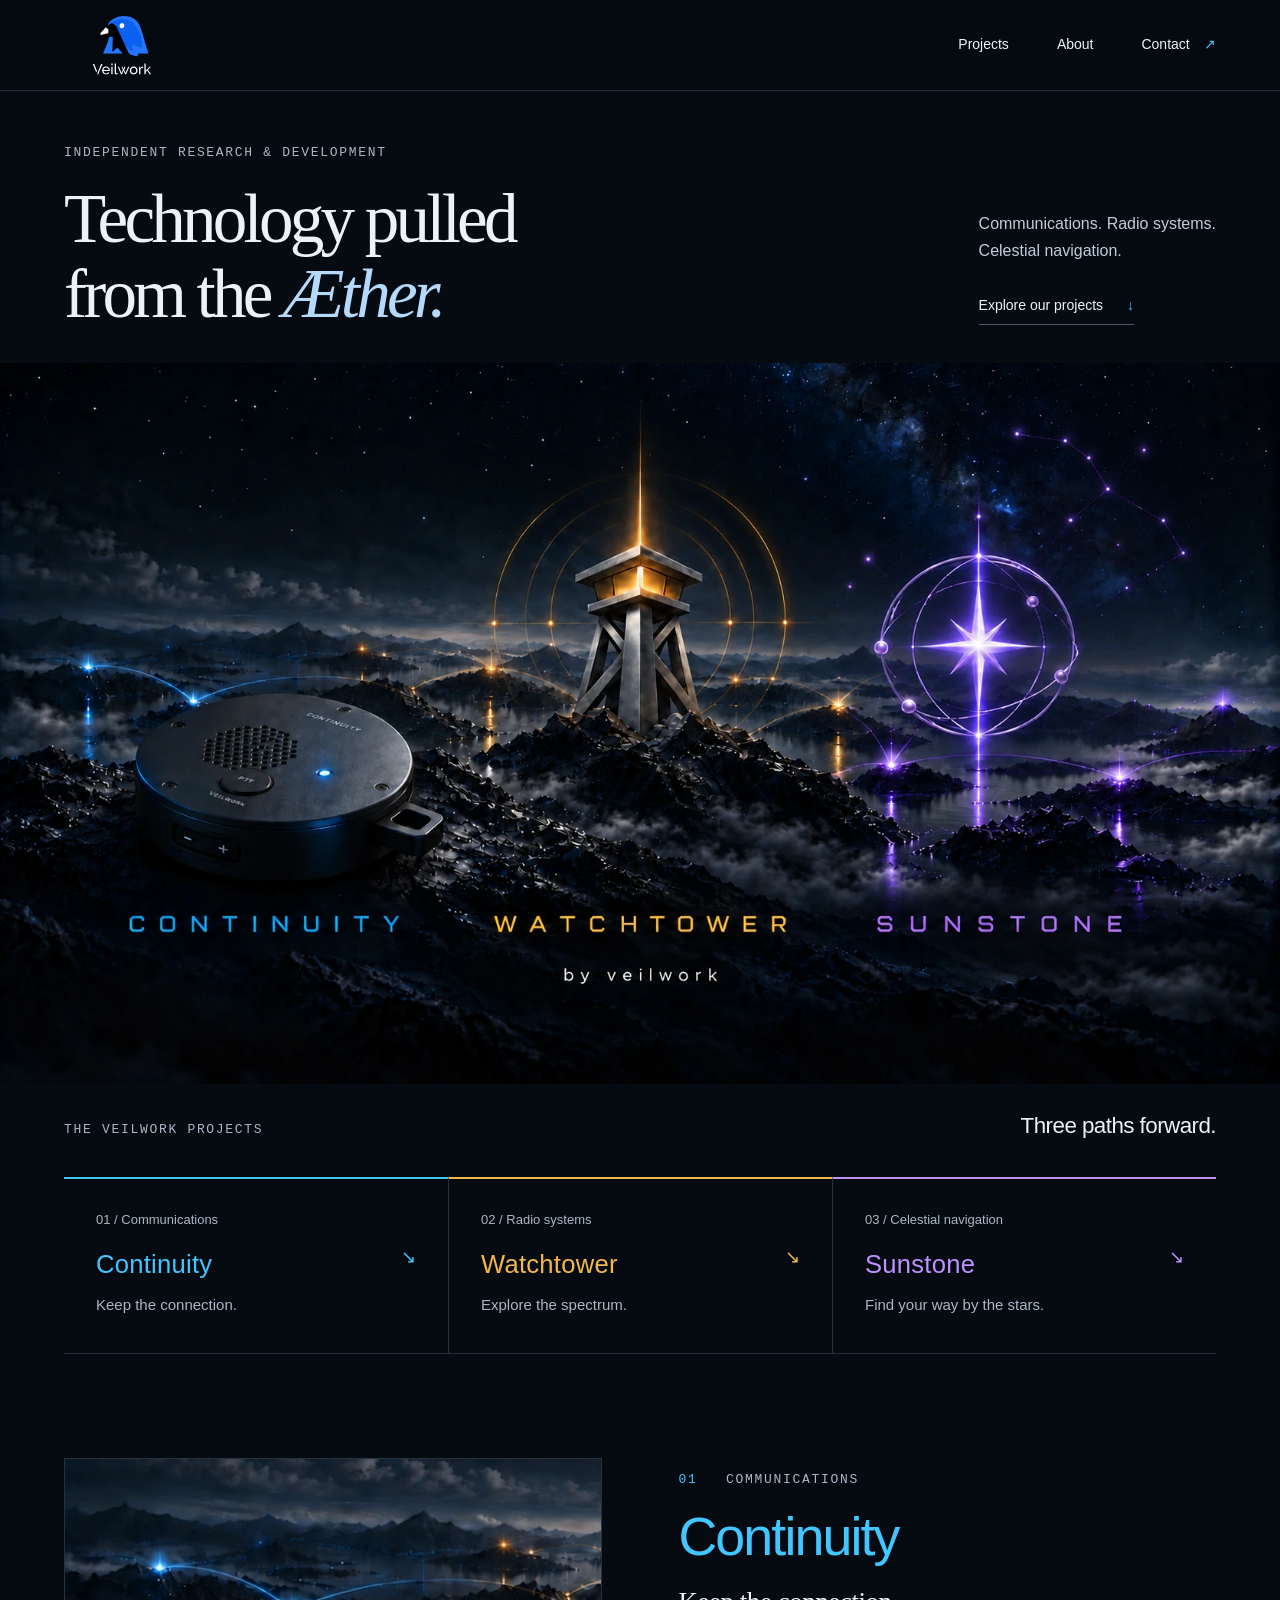
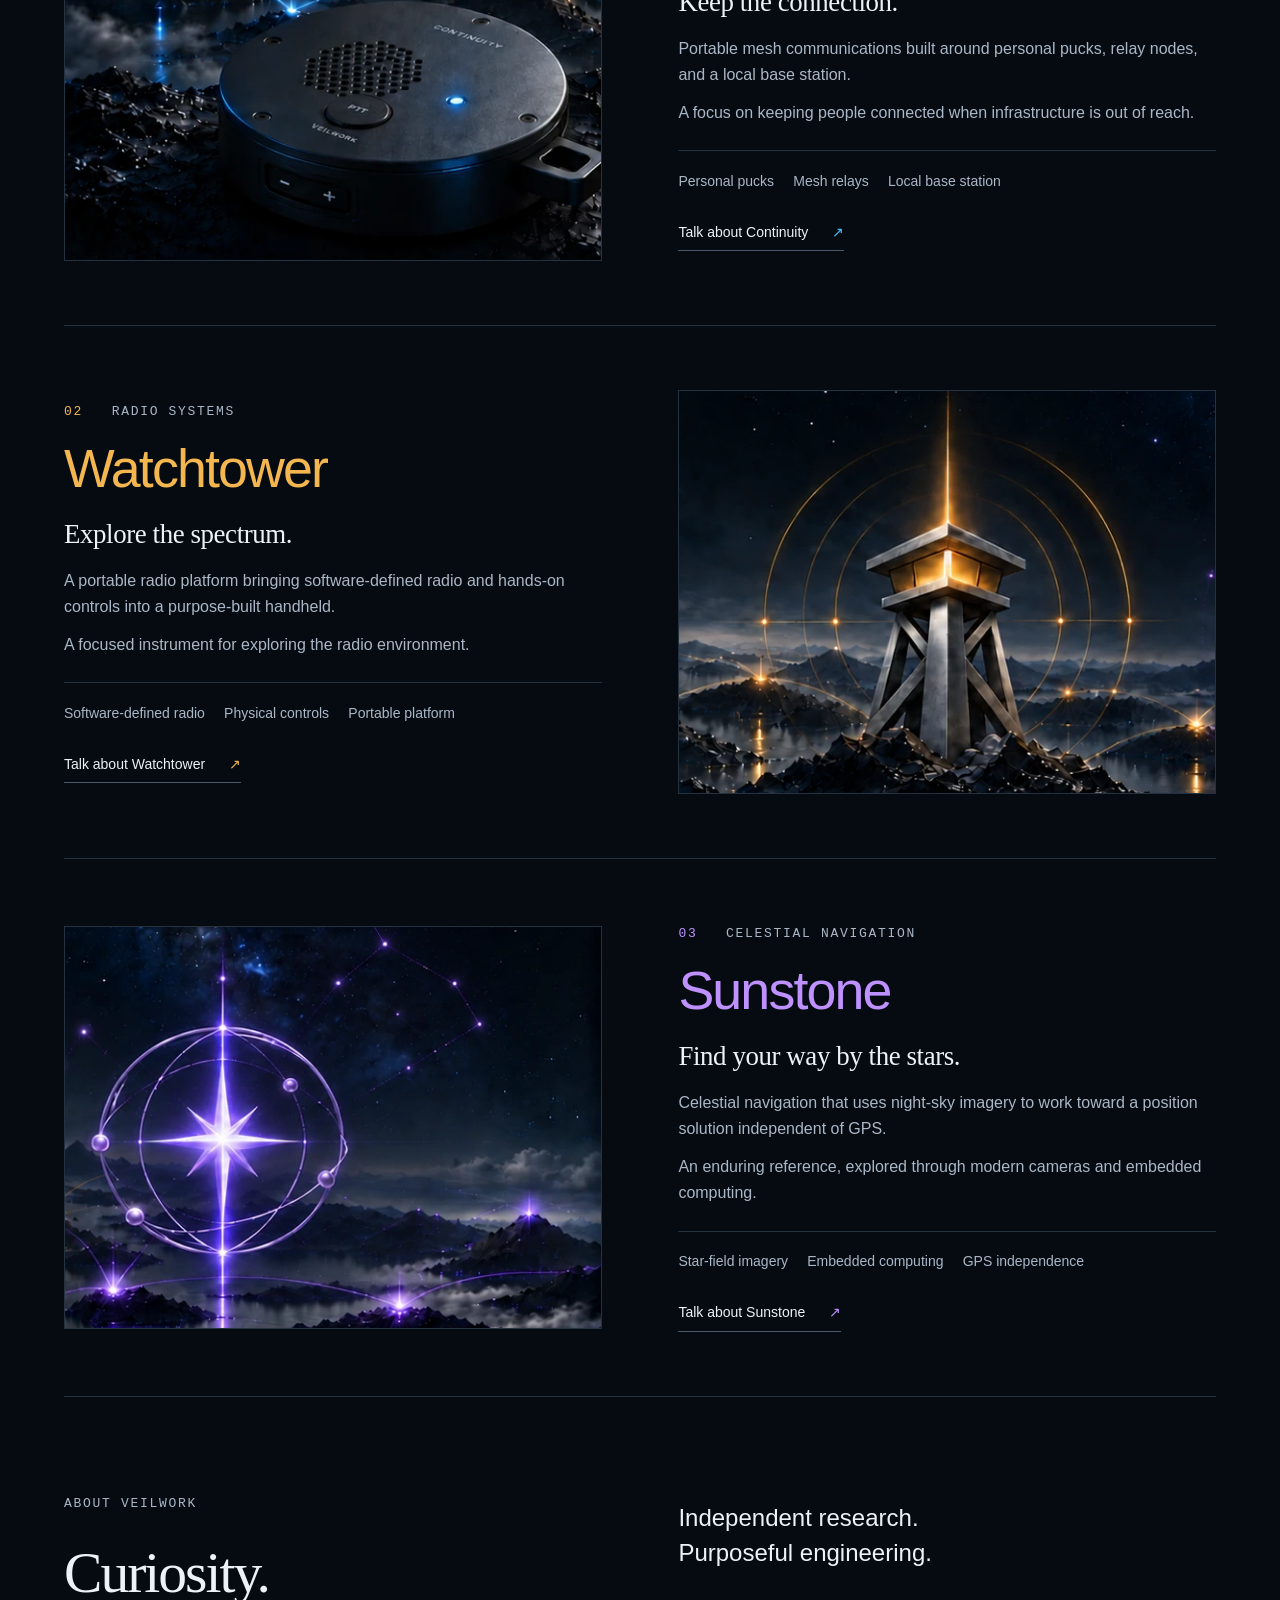
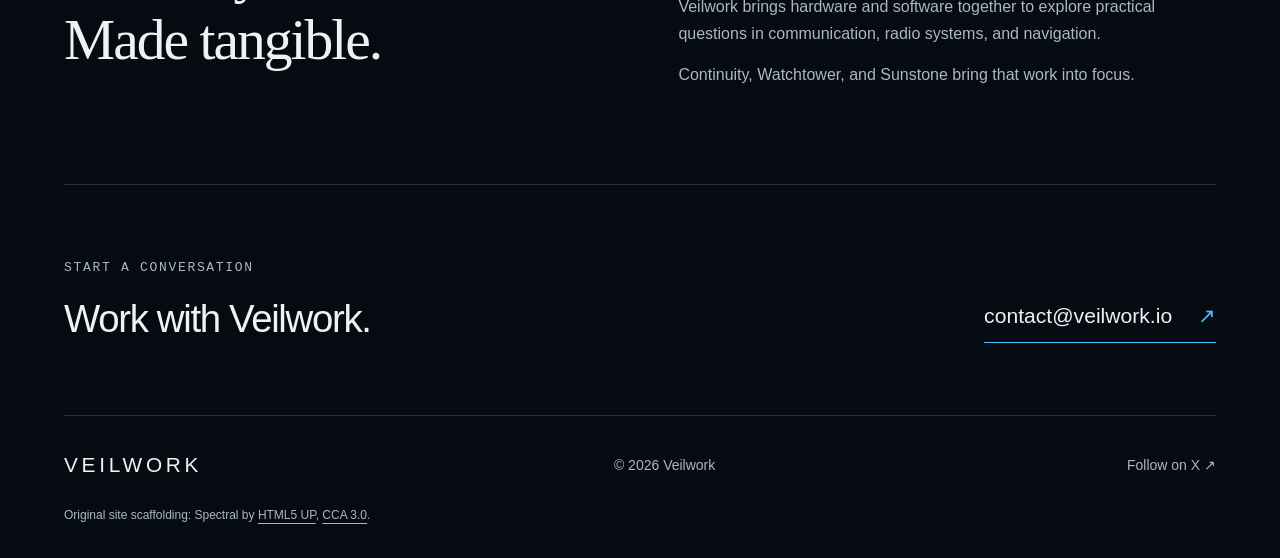
<file: index.html>
<!doctype html>
<!-- Veilwork. Original scaffolding: Spectral by HTML5 UP; attribution retained below. -->
<html lang="en">
<head>
  <meta charset="utf-8">
  <meta http-equiv="Content-Security-Policy" content="default-src 'none'; script-src 'self'; style-src 'self'; img-src 'self' data:; base-uri 'none'; form-action 'none'; object-src 'none'; connect-src 'none'; frame-src 'none'">
  <meta name="referrer" content="no-referrer">
  <meta name="viewport" content="width=device-width, initial-scale=1">
  <meta name="theme-color" content="#060b12">
  <title>Veilwork — Continuity, Watchtower &amp; Sunstone</title>
  <meta name="description" content="Independent research and development in communications, radio systems, and celestial navigation. Explore Continuity, Watchtower, and Sunstone by Veilwork.">
  <link rel="canonical" href="https://veilwork.io/">
  <link rel="icon" href="images/logo.svg" type="image/svg+xml">
  <link rel="stylesheet" href="assets/css/veilwork.css">
  <script src="assets/js/veilwork.js" defer></script>
</head>
<body>
  <a class="skip-link" href="#main">Skip to content</a>
  <header class="site-header">
    <div class="header-inner shell">
      <a class="brand" href="#top" aria-label="Veilwork home"><img src="images/logo.svg" alt="Veilwork raven and blue veil" width="128" height="96"></a>
      <nav class="desktop-nav" aria-label="Main navigation"><a href="#projects">Projects</a><a href="#about">About</a><a href="#contact">Contact <span aria-hidden="true">↗</span></a></nav>
      <details class="mobile-menu"><summary>Menu <span aria-hidden="true">+</span></summary><nav aria-label="Mobile navigation"><a href="#projects">Projects</a><a href="#about">About</a><a href="#contact">Contact</a></nav></details>
    </div>
  </header>
  <main id="main">
    <section class="hero" id="top" aria-labelledby="hero-title">
      <div class="hero-intro shell">
        <div><p class="eyebrow">Independent research &amp; development</p>
          <h1 id="hero-title">Technology pulled<br>from the <em>Æther.</em></h1>
        </div>
        <div class="hero-aside"><p>Communications. Radio systems.<br>Celestial navigation.</p><a class="text-link" href="#projects">Explore our projects <span aria-hidden="true">↓</span></a></div>
      </div>
      <img class="hero-art" src="images/programs/veilwork-programs.webp" width="1672" height="941" fetchpriority="high" alt="Continuity in electric blue, Watchtower in amber, and Sunstone in violet across a mountainous night landscape. By Veilwork.">
    </section>
    <section class="programs shell" id="projects" aria-labelledby="projects-title">
      <div class="section-heading"><p class="eyebrow">The Veilwork projects</p><h2 id="projects-title">Three paths forward.</h2></div>
      <div class="program-index">
        <a href="#continuity" class="index-link continuity"><span class="index-number">01 / Communications</span><span class="index-title">Continuity <span aria-hidden="true">↘</span></span><span class="index-description">Keep the connection.</span></a>
        <a href="#watchtower" class="index-link watchtower"><span class="index-number">02 / Radio systems</span><span class="index-title">Watchtower <span aria-hidden="true">↘</span></span><span class="index-description">Explore the spectrum.</span></a>
        <a href="#sunstone" class="index-link sunstone"><span class="index-number">03 / Celestial navigation</span><span class="index-title">Sunstone <span aria-hidden="true">↘</span></span><span class="index-description">Find your way by the stars.</span></a>
      </div>
    </section>
    <div class="project-stories shell">
      <article class="project continuity" id="continuity" aria-labelledby="continuity-title">
        <div class="project-image continuity-image"><img src="images/programs/veilwork-programs.webp" alt="Continuity puck concept with a speaker, push-to-talk button, and volume rocker above blue mesh links." width="1672" height="941" loading="lazy" decoding="async"></div>
        <div class="project-copy"><p class="eyebrow"><span class="project-number">01</span> Communications</p><h2 id="continuity-title">Continuity</h2>
          <h3>Keep the connection.</h3><p>Portable mesh communications built around personal pucks, relay nodes, and a local base station.</p><p>A focus on keeping people connected when infrastructure is out of reach.</p>
          <ul class="project-notes" aria-label="Continuity focus"><li>Personal pucks</li><li>Mesh relays</li><li>Local base station</li></ul>
          <a class="text-link" href="mailto:contact@veilwork.io?subject=Continuity%20inquiry">Talk about Continuity <span aria-hidden="true">↗</span></a>
        </div>
      </article>
      <article class="project project-reverse watchtower" id="watchtower" aria-labelledby="watchtower-title">
        <div class="project-image watchtower-image"><img src="images/programs/veilwork-programs.webp" alt="Watchtower's metallic tower emblem surrounded by amber radio rings." width="1672" height="941" loading="lazy" decoding="async"></div>
        <div class="project-copy"><p class="eyebrow"><span class="project-number">02</span> Radio systems</p><h2 id="watchtower-title">Watchtower</h2>
          <h3>Explore the spectrum.</h3><p>A portable radio platform bringing software-defined radio and hands-on controls into a purpose-built handheld.</p><p>A focused instrument for exploring the radio environment.</p>
          <ul class="project-notes" aria-label="Watchtower focus"><li>Software-defined radio</li><li>Physical controls</li><li>Portable platform</li></ul>
          <a class="text-link" href="mailto:contact@veilwork.io?subject=Watchtower%20inquiry">Talk about Watchtower <span aria-hidden="true">↗</span></a>
        </div>
      </article>
      <article class="project sunstone" id="sunstone" aria-labelledby="sunstone-title">
        <div class="project-image sunstone-image"><img src="images/programs/veilwork-programs.webp" alt="Sunstone's violet celestial-navigation emblem beneath a field of stars." width="1672" height="941" loading="lazy" decoding="async"></div>
        <div class="project-copy"><p class="eyebrow"><span class="project-number">03</span> Celestial navigation</p><h2 id="sunstone-title">Sunstone</h2>
          <h3>Find your way by the stars.</h3><p>Celestial navigation that uses night-sky imagery to work toward a position solution independent of GPS.</p><p>An enduring reference, explored through modern cameras and embedded computing.</p>
          <ul class="project-notes" aria-label="Sunstone focus"><li>Star-field imagery</li><li>Embedded computing</li><li>GPS independence</li></ul>
          <a class="text-link" href="mailto:contact@veilwork.io?subject=Sunstone%20inquiry">Talk about Sunstone <span aria-hidden="true">↗</span></a>
        </div>
      </article>
    </div>
    <section class="about shell" id="about" aria-labelledby="about-title">
      <div><p class="eyebrow">About Veilwork</p><h2 id="about-title">Curiosity.<br>Made tangible.</h2></div>
      <div class="about-copy">
        <p class="large-copy">Independent research.<br>Purposeful engineering.</p><p>Veilwork brings hardware and software together to explore practical questions in communication, radio systems, and navigation.</p><p>Continuity, Watchtower, and Sunstone bring that work into focus.</p>
      </div>
    </section>
    <section class="contact shell" id="contact" aria-labelledby="contact-title"><div><p class="eyebrow">Start a conversation</p><h2 id="contact-title">Work with Veilwork.</h2></div><a class="contact-link" href="mailto:contact@veilwork.io">contact@veilwork.io <span aria-hidden="true">↗</span></a></section>
  </main>
  <footer class="site-footer shell">
    <div class="footer-top"><a href="#top" class="footer-wordmark">VEILWORK</a><p>© <span id="copyright-year">2026</span> Veilwork</p><a href="https://x.com/veilwork_io">Follow on X <span aria-hidden="true">↗</span></a></div>
    <p class="credits">Original site scaffolding: Spectral by <a href="https://html5up.net">HTML5 UP</a>, <a href="https://html5up.net/license">CCA 3.0</a>.</p>
  </footer>
</body>
</html>
</file>
<file: assets/css/veilwork.css>
:root {
  color-scheme: dark;
  --bg: #060b12; --surface: #0b121c; --text: #edf2f7; --muted: #aab7c6; --line: #24313f;
  --blue: #43c5ff; --amber: #f4b64f; --violet: #be91ff; --accent: var(--blue);
  --gutter: clamp(1.25rem, 5vw, 5.5rem);
  font-family: "Aptos", "Segoe UI", Arial, sans-serif;
}
*, *::before, *::after { box-sizing: border-box; }
html { scroll-behavior: smooth; scroll-padding-top: 7rem; }
body { background: var(--bg); color: var(--text); font-size: 1rem; line-height: 1.65; }
body, h1, h2, h3, p, figure { margin: 0; }
a { color: inherit; text-decoration: none; text-underline-offset: .3em; }
button, summary { font: inherit; }
img { display: block; max-width: 100%; }
a, summary { -webkit-tap-highlight-color: transparent; }
a:focus-visible, summary:focus-visible { outline: 2px solid var(--accent); outline-offset: 7px; }
.shell { width: calc(100% - var(--gutter) * 2); max-width: 1440px; margin-inline: auto; }
.eyebrow { font-family: "SFMono-Regular", Consolas, "Liberation Mono", monospace; font-size: .8125rem; font-weight: 400; letter-spacing: .13em; text-transform: uppercase; line-height: 1.7; color: var(--muted); }
.skip-link { position: fixed; top: -6rem; left: 1rem; padding: .7rem 1rem; background: var(--text); color: var(--bg); z-index: 100; }
.skip-link:focus { top: 1rem; }
.site-header { position: sticky; top: 0; z-index: 30; background: rgba(6,11,18,.95); border-bottom: 1px solid var(--line); }
.header-inner { position: relative; min-height: 90px; display: flex; justify-content: space-between; align-items: center; }
.brand { display: flex; align-items: center; padding: 3px 0; }
.brand img { width: 116px; height: 84px; object-fit: contain; }
.desktop-nav { display: flex; align-items: center; gap: 3rem; font-size: .875rem; }
.desktop-nav a { padding: .75rem 0; }
.desktop-nav a:hover, .site-footer a:hover { color: var(--blue); }
.desktop-nav a:last-child span { margin-left: .65rem; color: var(--blue); }
.mobile-menu { display: none; }
.mobile-menu nav { display: none; }
.hero { position: relative; max-width: 1900px; margin-inline: auto; isolation: isolate; }
.hero-intro { padding-block: clamp(2rem,4vw,5rem) 2rem; display: flex; align-items: flex-end; justify-content: space-between; gap: 2rem; }
.hero h1 { margin-top: 1.1rem; font-family: Georgia, "Times New Roman", serif; font-size: clamp(2.8rem,5.4vw,6.4rem); font-weight: 400; line-height: 1.08; letter-spacing: -.055em; }
.hero h1 em { font-weight: 400; color: #b4d9fb; }
.hero-aside { padding-bottom: .4rem; max-width: 20rem; }
.hero-aside p { color: #c0cdda; margin-bottom: 1.5rem; font-size: 1rem; }
.hero-art { width: 100%; height: auto; }
.text-link { display: inline-flex; gap: 1.5rem; align-items: center; font-size: .875rem; border-bottom: 1px solid #485869; padding: .4rem 0; transition: color .18s, border-color .18s; }
.text-link span { color: var(--accent); }
.text-link:hover { color: var(--accent); border-color: var(--accent); }
.section-heading { display: flex; align-items: baseline; justify-content: space-between; gap: 2rem; padding-bottom: 2rem; }
.section-heading h2 { font-weight: 400; font-size: 1.4rem; letter-spacing: -.025em; }
.programs { padding-top: 1.5rem; }
.program-index { display: grid; grid-template-columns: repeat(3,minmax(0,1fr)); border-bottom: 1px solid var(--line); }
.continuity { --accent: var(--blue); } .watchtower { --accent: var(--amber); } .sunstone { --accent: var(--violet); }
.index-link { display: flex; flex-direction: column; border-top: 2px solid var(--accent); padding: 1.9rem 2rem 2.2rem; transition: background .2s; min-width: 0; }
.index-link + .index-link { border-left: 1px solid var(--line); }
.index-link:hover { background: var(--surface); }
.index-number { font-size: .8125rem; color: var(--muted); }
.index-title { font-size: clamp(1.2rem,2vw,1.75rem); font-weight: 500; letter-spacing: .01em; margin-top: .8rem; display: flex; justify-content: space-between; gap: .5rem; color: var(--accent); }
.index-title span { font-size: 1.1rem; transition: transform .2s; }
.index-link:hover .index-title span { transform: translate(3px,3px); }
.index-description { font-size: .9375rem; color: var(--muted); margin-top: .5rem; }
.project-stories { margin-top: 6.5rem; }
.project { display: grid; grid-template-columns: repeat(2,minmax(0,1fr)); gap: clamp(2rem,6vw,6.5rem); align-items: center; padding-block: 4rem; border-bottom: 1px solid var(--line); }
.project:first-child { padding-top: 0; }
.project-reverse .project-image { order: 2; }
.project-image { position: relative; aspect-ratio: 4/3; overflow: hidden; background: #08121e; border: 1px solid var(--line); }
.project-image img { position: absolute; width: 300%; max-width: none; height: auto; }
.continuity-image img { left: -3%; top: -68%; } .watchtower-image img { left: -100%; top: -24%; } .sunstone-image img { left: -200%; top: -35%; }
.project-number { color: var(--accent); padding-right: 1.2rem; }
.project-copy h2 { color: var(--accent); margin: 1rem 0 1.2rem; font-size: clamp(2.5rem,4.2vw,4.6rem); line-height: 1.1; letter-spacing: -.035em; font-weight: 400; }
.project-copy h3 { font-family: Georgia, "Times New Roman", serif; font-size: clamp(1.4rem,2.1vw,2rem); font-weight: 400; line-height: 1.3; letter-spacing: -.015em; margin-bottom: 1rem; }
.project-copy > p:not(.eyebrow) { color: var(--muted); max-width: 33rem; margin-top: .7rem; }
.project-notes { display: flex; flex-wrap: wrap; gap: .65rem 1.2rem; padding: 1.15rem 0 0; margin: 1.5rem 0 1.35rem; border-top: 1px solid var(--line); list-style: none; color: var(--muted); font-size: .875rem; }
.about { padding-block: 6rem; display: grid; grid-template-columns: 1fr 1fr; gap: clamp(2rem,6vw,6.5rem); border-bottom: 1px solid var(--line); }
.about h2 { font-family: Georgia, "Times New Roman", serif; font-weight: 400; font-size: clamp(2.5rem,4.5vw,4.7rem); line-height: 1.15; letter-spacing: -.035em; margin-top: 1.6rem; }
.about-copy { padding-top: .5rem; } .large-copy { font-size: 1.5rem; line-height: 1.45; margin-bottom: 1.5rem; }
.about-copy > p:not(.large-copy) { color: var(--muted); margin-top: .9rem; max-width: 33rem; }
.contact { display: flex; justify-content: space-between; align-items: end; gap: 2rem; padding-block: 4.5rem; }
.contact h2 { font-size: clamp(1.8rem,3vw,3rem); font-weight: 400; letter-spacing: -.035em; margin-top: 1rem; line-height: 1.25; }
.contact-link { font-size: clamp(1.1rem,1.65vw,1.5rem); border-bottom: 1px solid var(--blue); padding-bottom: .5rem; }
.contact-link span { margin-left: 1.25rem; color: var(--blue); } .contact-link:hover { color: var(--blue); }
.site-footer { padding-block: 2rem; border-top: 1px solid var(--line); font-size: .875rem; color: var(--muted); }
.footer-top { display: flex; align-items: center; justify-content: space-between; gap: 1.5rem; }
.footer-wordmark { font-size: 1.3rem; letter-spacing: .18em; color: var(--text); }
.credits { font-size: .75rem; margin-top: 1.5rem; color: var(--muted); } .credits a { text-decoration: underline; }
@media (max-width: 1100px) {
  .hero-aside { max-width: 16rem; } .hero-aside p { font-size: .9375rem; } .hero-intro { gap: 1.25rem; }
  .project { gap: 2.5rem; } .index-link { padding-inline: 1.25rem; }
}
@media (max-width: 800px) {
  .hero-intro { padding-top: 2.5rem; display: block; }
  .hero h1 { font-size: clamp(2.7rem,8vw,4.5rem); }
  .hero-aside { margin-top: 1.5rem; max-width: none; display: flex; flex-wrap: wrap; align-items: center; justify-content: space-between; gap: 1rem; }
  .hero-aside p { margin: 0; }
  .section-heading { align-items: start; gap: .7rem; flex-direction: column; padding-bottom: 1.5rem; }
  .programs { padding-top: 2.5rem; } .index-link { padding: 1.3rem .9rem 1.5rem; }
  .index-title { font-size: 1.25rem; } .index-number { font-size: .75rem; }
  .project-stories { margin-top: 4rem; } .project { grid-template-columns: 1fr; gap: 2rem; padding-block: 3rem; }
  .project-image { aspect-ratio: 4/3; max-width: 580px; width: 100%; } .project-reverse .project-image { order: 0; }
  .project-copy h2 { font-size: 3rem; } .project-copy h3 { font-size: 1.75rem; }
  .about { padding-block: 4rem; } .contact { align-items: start; flex-direction: column; padding-block: 3rem; }
}
@media (max-width: 560px) {
  html { scroll-padding-top: 6.5rem; } .header-inner { min-height: 76px; flex-wrap: wrap; } .brand img { width: 96px; height: 70px; }
  .desktop-nav { display: none; } .mobile-menu { display: block; flex-basis: 100%; }
  .mobile-menu summary { position: absolute; top: .8rem; right: 0; cursor: pointer; list-style: none; font-size: .875rem; padding: .75rem 0 .75rem 1rem; }
  .mobile-menu summary::-webkit-details-marker { display: none; }
  .mobile-menu summary span { display: inline-block; color: var(--blue); margin-left: 1rem; font-size: 1.2rem; }
  .mobile-menu[open] summary span { transform: rotate(45deg); }
  /* Keep the closed menu hidden; an open menu expands the header in normal flow. */
  .mobile-menu[open] nav { display: flex; flex-direction: column; padding: .5rem 0 1rem; border-top: 1px solid var(--line); }
  .mobile-menu nav a { padding: .8rem 0; }
  .hero .eyebrow { font-size: .75rem; letter-spacing: .08em; } .hero-aside { display: block; } .hero-aside .text-link { margin-top: 1rem; }
  .program-index { grid-template-columns: 1fr; } .index-link { padding: 1.25rem .1rem 1.5rem; }
  .index-link + .index-link { border-left: 0; margin-top: .5rem; } .index-title { font-size: 1.65rem; margin-top: .45rem; }
  .index-number { font-size: .8125rem; } .index-description { margin-top: .2rem; } .project-stories { margin-top: 3rem; }
  .project-copy h2 { font-size: clamp(2.4rem,10vw,3.2rem); } .project-copy .eyebrow { letter-spacing: .06em; } .project-number { padding-right: .65rem; }
  .project-notes { font-size: .8125rem; } .about { grid-template-columns: 1fr; gap: 2rem; }
  .footer-top { flex-wrap: wrap; justify-content: flex-start; gap: 1rem 2rem; } .footer-wordmark { width: 100%; }
}
@media (prefers-reduced-motion: reduce) {
  html { scroll-behavior: auto; } *, *::before, *::after { animation: none !important; transition: none !important; }
}
</file>
